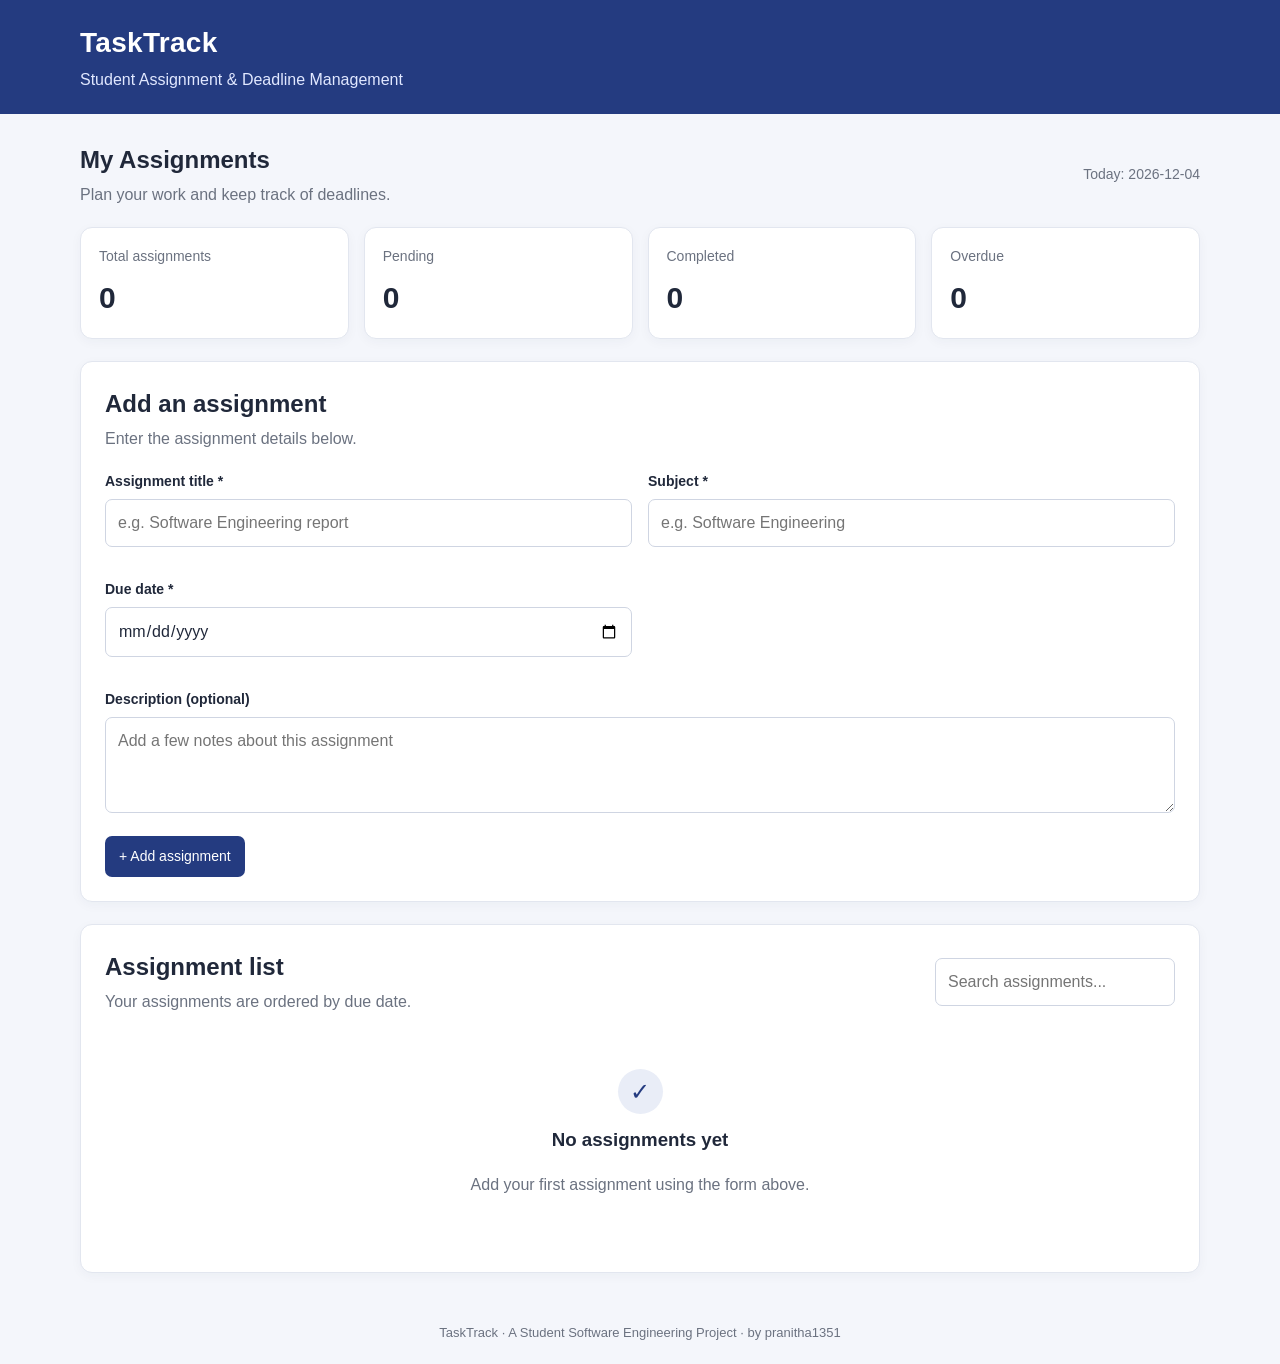
<file: docs/index.html>
<!DOCTYPE html>
<html lang="en">
<head>
    <meta charset="UTF-8">
    <meta name="viewport" content="width=device-width, initial-scale=1.0">
    <title>TaskTrack | Assignment Manager</title>
    <link rel="icon" href="data:,">
    <link rel="stylesheet" href="style.css">
    <script src="app.js" defer></script>
</head>
<body>
<header class="site-header">
    <div class="header-content">
        <div class="logo">TaskTrack</div>
        <p>Student Assignment &amp; Deadline Management</p>
    </div>
</header>

<!-- Dashboard view -->
<main class="container" id="dashboardView">
    <div id="notice" class="notice hidden" role="status"></div>

    <section class="welcome">
        <div>
            <h1>My Assignments</h1>
            <p>Plan your work and keep track of deadlines.</p>
        </div>
        <span class="today" id="today"></span>
    </section>

    <section class="summary-grid" aria-label="Assignment summary">
        <article class="summary-card">
            <span class="summary-label">Total assignments</span>
            <strong id="countTotal">0</strong>
        </article>
        <article class="summary-card">
            <span class="summary-label">Pending</span>
            <strong id="countPending">0</strong>
        </article>
        <article class="summary-card">
            <span class="summary-label">Completed</span>
            <strong id="countCompleted">0</strong>
        </article>
        <article class="summary-card">
            <span class="summary-label">Overdue</span>
            <strong id="countOverdue">0</strong>
        </article>
    </section>

    <section class="panel">
        <div class="section-heading">
            <div>
                <h2>Add an assignment</h2>
                <p>Enter the assignment details below.</p>
            </div>
        </div>

        <form id="addForm" class="assignment-form" novalidate>
            <div class="form-grid">
                <div class="form-group">
                    <label for="title">Assignment title *</label>
                    <input id="title" name="title" type="text" maxlength="120"
                           placeholder="e.g. Software Engineering report" required>
                </div>
                <div class="form-group">
                    <label for="subject">Subject *</label>
                    <input id="subject" name="subject" type="text" maxlength="80"
                           placeholder="e.g. Software Engineering" required>
                </div>
                <div class="form-group">
                    <label for="due_date">Due date *</label>
                    <input id="due_date" name="due_date" type="date" required>
                </div>
                <div class="form-group full-width">
                    <label for="description">Description (optional)</label>
                    <textarea id="description" name="description" rows="3" maxlength="1000"
                              placeholder="Add a few notes about this assignment"></textarea>
                </div>
            </div>
            <button type="submit" class="button primary">+ Add assignment</button>
        </form>
    </section>

    <section class="panel">
        <div class="section-heading">
            <div>
                <h2>Assignment list</h2>
                <p>Your assignments are ordered by due date.</p>
            </div>
            <input id="searchInput" class="search-input" type="search"
                   placeholder="Search assignments..." aria-label="Search assignments">
        </div>

        <div class="table-wrapper" id="tableWrapper">
            <table id="assignmentTable">
                <thead>
                    <tr>
                        <th>Assignment</th>
                        <th>Subject</th>
                        <th>Due date</th>
                        <th>Status</th>
                        <th>Actions</th>
                    </tr>
                </thead>
                <tbody id="assignmentRows"></tbody>
            </table>
        </div>
        <p id="noResults" class="empty-message hidden">No assignments match your search.</p>
        <div class="empty-state hidden" id="emptyState">
            <div class="empty-icon">✓</div>
            <h3>No assignments yet</h3>
            <p>Add your first assignment using the form above.</p>
        </div>
    </section>
</main>

<!-- Edit view -->
<main class="container narrow hidden" id="editView">
    <section class="panel">
        <div class="section-heading">
            <div>
                <h1>Edit assignment</h1>
                <p>Update the details and save your changes.</p>
            </div>
        </div>

        <div id="editNotice" class="notice error hidden" role="alert">
            Please enter a title, subject, and valid due date.
        </div>

        <form id="editForm" novalidate>
            <div class="form-group">
                <label for="edit_title">Assignment title *</label>
                <input id="edit_title" name="title" type="text" maxlength="120" required>
            </div>
            <div class="form-group">
                <label for="edit_subject">Subject *</label>
                <input id="edit_subject" name="subject" type="text" maxlength="80" required>
            </div>
            <div class="form-group">
                <label for="edit_due_date">Due date *</label>
                <input id="edit_due_date" name="due_date" type="date" required>
            </div>
            <div class="form-group">
                <label for="edit_description">Description (optional)</label>
                <textarea id="edit_description" name="description" rows="4" maxlength="1000"></textarea>
            </div>
            <div class="form-actions">
                <button type="submit" class="button primary">Save changes</button>
                <a href="#" class="button secondary">Cancel</a>
            </div>
        </form>
    </section>
</main>

<footer>
    <p>TaskTrack · A Student Software Engineering Project · by pranitha1351</p>
</footer>
</body>
</html>
</file>
<file: docs/style.css>
* {
    box-sizing: border-box;
}

:root {
    --navy: #243b80;
    --navy-dark: #192b62;
    --background: #f4f6fb;
    --text: #20283a;
    --muted: #6b7280;
    --border: #e2e6ef;
    --white: #ffffff;
}

body {
    margin: 0;
    font-family: Arial, Helvetica, sans-serif;
    background: var(--background);
    color: var(--text);
    line-height: 1.5;
}

.site-header {
    background: var(--navy);
    color: var(--white);
    padding: 22px 5%;
}

.header-content {
    max-width: 1120px;
    margin: 0 auto;
}

.logo {
    font-size: 28px;
    font-weight: 700;
    letter-spacing: 0.3px;
}

.site-header p {
    margin: 4px 0 0;
    color: #e1e8ff;
}

.container {
    width: 92%;
    max-width: 1120px;
    margin: 28px auto;
}

.container.narrow {
    max-width: 720px;
}

.welcome,
.section-heading {
    display: flex;
    align-items: center;
    justify-content: space-between;
    gap: 16px;
}

.welcome {
    margin-bottom: 20px;
}

h1, h2, h3, p {
    margin-top: 0;
}

.welcome h1,
.section-heading h1,
.section-heading h2 {
    margin-bottom: 5px;
}

.welcome p,
.section-heading p {
    color: var(--muted);
    margin-bottom: 0;
}

.today {
    color: var(--muted);
    font-size: 14px;
    white-space: nowrap;
}

.summary-grid {
    display: grid;
    grid-template-columns: repeat(4, minmax(0, 1fr));
    gap: 15px;
    margin-bottom: 22px;
}

.summary-card,
.panel {
    background: var(--white);
    border: 1px solid var(--border);
    border-radius: 12px;
    box-shadow: 0 3px 12px rgba(26, 39, 75, 0.04);
}

.summary-card {
    padding: 18px;
}

.summary-label {
    display: block;
    color: var(--muted);
    font-size: 14px;
}

.summary-card strong {
    display: block;
    margin-top: 8px;
    font-size: 30px;
}

.panel {
    padding: 24px;
    margin-bottom: 22px;
}

.section-heading {
    margin-bottom: 20px;
}

.form-grid {
    display: grid;
    grid-template-columns: repeat(2, minmax(0, 1fr));
    gap: 16px;
}

.form-group {
    margin-bottom: 16px;
}

.form-group label {
    display: block;
    margin-bottom: 7px;
    font-weight: 600;
    font-size: 14px;
}

input,
textarea {
    width: 100%;
    padding: 11px 12px;
    border: 1px solid #cfd5e2;
    border-radius: 7px;
    background: white;
    color: var(--text);
    font: inherit;
}

input:focus,
textarea:focus {
    outline: 2px solid #a9bdfb;
    border-color: var(--navy);
}

textarea {
    resize: vertical;
}

.full-width {
    grid-column: 1 / -1;
}

.button {
    display: inline-flex;
    align-items: center;
    justify-content: center;
    border: 0;
    border-radius: 7px;
    padding: 10px 14px;
    font: inherit;
    font-size: 14px;
    text-decoration: none;
    cursor: pointer;
    transition: opacity 0.15s ease;
}

.button:hover {
    opacity: 0.88;
}

.button.primary {
    background: var(--navy);
    color: white;
}

.button.secondary {
    background: #e9edf7;
    color: #243b80;
}

.button.success {
    background: #d9f5e3;
    color: #17663a;
}

.button.danger {
    background: #ffe1e1;
    color: #a22121;
}

.button.small {
    padding: 7px 9px;
    font-size: 12px;
}

.table-wrapper {
    width: 100%;
    overflow-x: auto;
}

table {
    width: 100%;
    border-collapse: collapse;
    text-align: left;
}

th,
td {
    padding: 13px 11px;
    border-bottom: 1px solid var(--border);
    vertical-align: middle;
}

th {
    background: #f7f8fc;
    color: #525b70;
    font-size: 13px;
    font-weight: 700;
}

td {
    font-size: 14px;
}

.assignment-title {
    min-width: 170px;
}

.assignment-title small {
    display: block;
    margin-top: 5px;
    color: var(--muted);
    max-width: 260px;
    overflow-wrap: anywhere;
}

.status {
    display: inline-block;
    padding: 5px 9px;
    border-radius: 20px;
    font-size: 12px;
    font-weight: 700;
    white-space: nowrap;
}

.status.pending {
    background: #fff2cc;
    color: #805b00;
}

.status.completed {
    background: #d9f5e3;
    color: #17663a;
}

.status.overdue {
    background: #ffe1e1;
    color: #a22121;
}

.action-group {
    display: flex;
    align-items: center;
    flex-wrap: wrap;
    gap: 6px;
    min-width: 200px;
}

.inline-form {
    display: inline-flex;
    margin: 0;
}

.search-input {
    max-width: 240px;
}

.empty-state {
    text-align: center;
    padding: 35px 15px;
}

.empty-state p,
.empty-message {
    color: var(--muted);
}

.empty-icon {
    margin: 0 auto 12px;
    width: 45px;
    height: 45px;
    border-radius: 50%;
    background: #e9edf7;
    color: var(--navy);
    display: grid;
    place-items: center;
    font-size: 24px;
}

.notice {
    padding: 12px 15px;
    border-radius: 8px;
    margin-bottom: 18px;
}

.notice.success {
    background: #d9f5e3;
    color: #17663a;
}

.notice.error {
    background: #ffe1e1;
    color: #a22121;
}

.form-actions {
    display: flex;
    gap: 10px;
    align-items: center;
}

.hidden {
    display: none;
}

footer {
    padding: 22px;
    text-align: center;
    color: var(--muted);
    font-size: 13px;
}

footer p {
    margin: 0;
}

@media (max-width: 760px) {
    .summary-grid {
        grid-template-columns: repeat(2, minmax(0, 1fr));
    }

    .welcome,
    .section-heading {
        align-items: flex-start;
        flex-direction: column;
    }

    .search-input {
        max-width: none;
    }

    .panel {
        padding: 17px;
    }
}

@media (max-width: 520px) {
    .form-grid {
        grid-template-columns: 1fr;
        gap: 0;
    }

    .full-width {
        grid-column: auto;
    }

    .container {
        width: 94%;
        margin-top: 18px;
    }

    .today {
        white-space: normal;
    }
}
</file>
